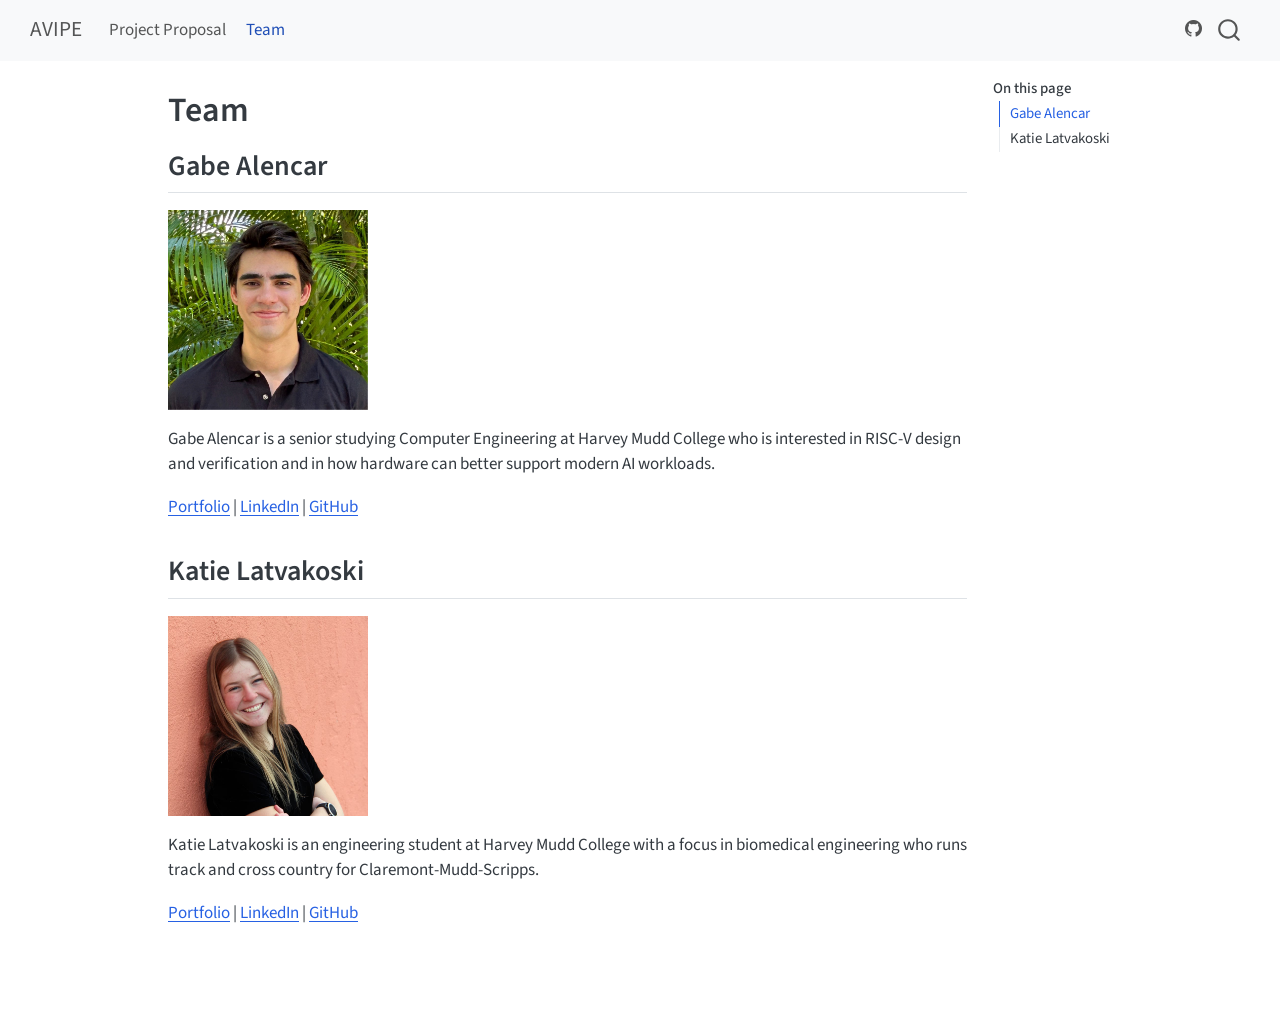
<file: team.html>
<!DOCTYPE html>
<html xmlns="http://www.w3.org/1999/xhtml" lang="en" xml:lang="en"><head>

<meta charset="utf-8">
<meta name="generator" content="quarto-1.10.19">

<meta name="viewport" content="width=device-width, initial-scale=1.0, user-scalable=yes">


<title>Team – AVIPE</title>
<style>
/* Default styles provided by pandoc.
** See https://pandoc.org/MANUAL.html#variables-for-html for config info.
*/
span.smallcaps{font-variant: small-caps;}
div.columns{display: flex; gap: 1.5em;}
div.column{flex: auto;}
@media screen {
div.columns{gap: min(4vw, 1.5em);}
div.column{overflow-x: auto;}
}
div.hanging-indent{margin-left: 1.5em; text-indent: -1.5em;}
ul.task-list{list-style: none;}
ul.task-list li input[type="checkbox"] {
  width: 0.8em;
  margin: 0 0.8em 0.2em -1em; /* quarto-specific, see https://github.com/quarto-dev/quarto-cli/issues/4556 */ 
  vertical-align: middle;
}
</style>


<script src="site_libs/quarto-nav/quarto-nav.js"></script>
<script src="site_libs/quarto-nav/headroom.min.js"></script>
<script src="site_libs/clipboard/clipboard.min.js"></script>
<script src="site_libs/quarto-search/autocomplete.umd.js"></script>
<script src="site_libs/quarto-search/fuse.min.js"></script>
<script src="site_libs/quarto-search/quarto-search.js"></script>
<meta name="quarto:offset" content="./">
<script src="site_libs/quarto-html/quarto.js" type="module"></script>
<script src="site_libs/quarto-html/tabsets/tabsets.js" type="module"></script>
<script src="site_libs/quarto-html/popper.min.js"></script>
<script src="site_libs/quarto-html/tippy.umd.min.js"></script>
<script src="site_libs/quarto-html/anchor.min.js"></script>
<link href="site_libs/quarto-html/tippy.css" rel="stylesheet">
<link href="site_libs/quarto-html/quarto-syntax-highlighting-bf27225e3a48a9273f3daa8f8e829971.css" rel="stylesheet" id="quarto-text-highlighting-styles">
<script src="site_libs/bootstrap/bootstrap.min.js"></script>
<link href="site_libs/bootstrap/bootstrap-icons.css" rel="stylesheet">
<link href="site_libs/bootstrap/bootstrap-935f9a09bf7adb275a83d33aba450be4.min.css" rel="stylesheet" append-hash="true" id="quarto-bootstrap" data-mode="light">
<script id="quarto-search-options" type="application/json">{
  "location": "navbar",
  "copy-button": false,
  "collapse-after": 3,
  "panel-placement": "end",
  "type": "overlay",
  "limit": 50,
  "keyboard-shortcut": [
    "f",
    "/",
    "s"
  ],
  "show-item-context": false,
  "language": {
    "search-no-results-text": "No results",
    "search-matching-documents-text": "matching documents",
    "search-copy-link-title": "Copy link to search",
    "search-hide-matches-text": "Hide additional matches",
    "search-more-match-text": "more match in this document",
    "search-more-matches-text": "more matches in this document",
    "search-clear-button-title": "Clear",
    "search-text-placeholder": "",
    "search-detached-cancel-button-title": "Cancel",
    "search-submit-button-title": "Submit",
    "search-label": "Search"
  }
}</script>


<link rel="stylesheet" href="styles.css">
</head>

<body class="nav-fixed quarto-light">

<div id="quarto-search-results"></div>
  <header id="quarto-header" class="headroom fixed-top">
    <nav class="navbar navbar-expand-lg " data-bs-theme="dark">
      <div class="navbar-container container-fluid">
      <div class="navbar-brand-container mx-auto">
    <a class="navbar-brand" href="./index.html">
    <span class="navbar-title">AVIPE</span>
    </a>
  </div>
            <div id="quarto-search" class="" title="Search"></div>
          <button class="navbar-toggler" type="button" data-bs-toggle="collapse" data-bs-target="#navbarCollapse" aria-controls="navbarCollapse" role="menu" aria-expanded="false" aria-label="Toggle navigation" onclick="if (window.quartoToggleHeadroom) { window.quartoToggleHeadroom(); }">
  <span class="navbar-toggler-icon"></span>
</button>
          <div class="collapse navbar-collapse" id="navbarCollapse">
            <ul class="navbar-nav navbar-nav-scroll me-auto">
  <li class="nav-item">
    <a class="nav-link" href="./proposal.html"> 
<span class="menu-text">Project Proposal</span></a>
  </li>  
  <li class="nav-item">
    <a class="nav-link active" href="./team.html" aria-current="page"> 
<span class="menu-text">Team</span></a>
  </li>  
</ul>
          </div> <!-- /navcollapse -->
            <div class="quarto-navbar-tools">
    <a href="https://github.com/GabeAlencar/AVIPEe155" title="" class="quarto-navigation-tool px-1" aria-label=""><i class="bi bi-github"></i></a>
</div>
      </div> <!-- /container-fluid -->
    </nav>
</header>
<!-- content -->
<div id="quarto-content" class="quarto-container page-columns page-rows-contents page-layout-article page-navbar">
<!-- sidebar -->
<!-- margin-sidebar -->
    <div id="quarto-margin-sidebar" class="sidebar margin-sidebar">
        <nav id="TOC" role="doc-toc" class="toc-active">
    <h2 id="toc-title">On this page</h2>
   
  <ul>
  <li><a href="#gabe-alencar" id="toc-gabe-alencar" class="nav-link active" data-scroll-target="#gabe-alencar">Gabe Alencar</a></li>
  <li><a href="#katie-latvakoski" id="toc-katie-latvakoski" class="nav-link" data-scroll-target="#katie-latvakoski">Katie Latvakoski</a></li>
  </ul>
</nav>
    </div>
<!-- main -->
<main class="content" id="quarto-document-content">

<header id="title-block-header" class="quarto-title-block default">
<div class="quarto-title">
<h1 class="title">Team</h1>
</div>



<div class="quarto-title-meta">

    
  
    
  </div>
  


</header>


<section id="gabe-alencar" class="level2">
<h2 class="anchored" data-anchor-id="gabe-alencar">Gabe Alencar</h2>
<p><img src="images/gabe-alencar.jpeg" class="img-fluid" alt="Headshot of Gabe Alencar" width="200"></p>
<p>Gabe Alencar is a senior studying Computer Engineering at Harvey Mudd College who is interested in RISC-V design and verification and in how hardware can better support modern AI workloads.</p>
<p><a href="https://gabealencar.github.io/hmc-e155-portfolio/">Portfolio</a> | <a href="https://www.linkedin.com/in/gabe-alencar/">LinkedIn</a> | <a href="https://github.com/gabealencar">GitHub</a></p>
</section>
<section id="katie-latvakoski" class="level2">
<h2 class="anchored" data-anchor-id="katie-latvakoski">Katie Latvakoski</h2>
<p><img src="images/katie-latvakoski.jpg" class="img-fluid" alt="Headshot of Katie Latvakoski" width="200"></p>
<p>Katie Latvakoski is an engineering student at Harvey Mudd College with a focus in biomedical engineering who runs track and cross country for Claremont-Mudd-Scripps.</p>
<p><a href="https://klatvakoski.github.io/E155_Website/">Portfolio</a> | <a href="https://www.linkedin.com/in/katie-latvakoski-920224378">LinkedIn</a> | <a href="https://github.com/klatvakoski">GitHub</a></p>


</section>

</main> <!-- /main -->
<script id="quarto-html-after-body" type="application/javascript">
  window.document.addEventListener("DOMContentLoaded", function (event) {
    const icon = "";
    const anchorJS = new window.AnchorJS();
    anchorJS.options = {
      placement: 'right',
      icon: icon
    };
    anchorJS.add('.anchored');
    const isCodeAnnotation = (el) => {
      for (const clz of el.classList) {
        if (clz.startsWith('code-annotation-')) {                     
          return true;
        }
      }
      return false;
    }
    const onCopySuccess = function(e) {
      // button target
      const button = e.trigger;
      // don't keep focus
      button.blur();
      // flash "checked"
      button.classList.add('code-copy-button-checked');
      var currentTitle = button.getAttribute("title");
      button.setAttribute("title", "Copied!");
      let tooltip;
      if (window.bootstrap) {
        button.setAttribute("data-bs-toggle", "tooltip");
        button.setAttribute("data-bs-placement", "left");
        button.setAttribute("data-bs-title", "Copied!");
        tooltip = new bootstrap.Tooltip(button, 
          { trigger: "manual", 
            customClass: "code-copy-button-tooltip",
            offset: [0, -8]});
        tooltip.show();    
      }
      setTimeout(function() {
        if (tooltip) {
          tooltip.hide();
          button.removeAttribute("data-bs-title");
          button.removeAttribute("data-bs-toggle");
          button.removeAttribute("data-bs-placement");
        }
        button.setAttribute("title", currentTitle);
        button.classList.remove('code-copy-button-checked');
      }, 1000);
      // clear code selection
      e.clearSelection();
    }
    const getTextToCopy = function(trigger) {
      const outerScaffold = trigger.parentElement.cloneNode(true);
      const codeEl = outerScaffold.querySelector('code');
      for (const childEl of codeEl.children) {
        if (isCodeAnnotation(childEl)) {
          childEl.remove();
        }
      }
      return codeEl.innerText;
    }
    const clipboard = new window.ClipboardJS('.code-copy-button:not([data-in-quarto-modal])', {
      text: getTextToCopy
    });
    clipboard.on('success', onCopySuccess);
    if (window.document.getElementById('quarto-embedded-source-code-modal')) {
      const clipboardModal = new window.ClipboardJS('.code-copy-button[data-in-quarto-modal]', {
        text: getTextToCopy,
        container: window.document.getElementById('quarto-embedded-source-code-modal')
      });
      clipboardModal.on('success', onCopySuccess);
    }
      var localhostRegex = new RegExp(/^(?:http|https):\/\/localhost\:?[0-9]*\//);
      var mailtoRegex = new RegExp(/^mailto:/);
        var filterRegex = new RegExp("https:\/\/gabealencar\.github\.io\/AVIPEe155\/");
      var isInternal = (href) => {
          return filterRegex.test(href) || localhostRegex.test(href) || mailtoRegex.test(href);
      }
      // Inspect non-navigation links and adorn them if external
     var links = window.document.querySelectorAll('a[href]:not(.nav-link):not(.navbar-brand):not(.toc-action):not(.sidebar-link):not(.sidebar-item-toggle):not(.pagination-link):not(.no-external):not([aria-hidden]):not(.dropdown-item):not(.quarto-navigation-tool):not(.about-link)');
      for (var i=0; i<links.length; i++) {
        const link = links[i];
        if (!isInternal(link.href)) {
          // undo the damage that might have been done by quarto-nav.js in the case of
          // links that we want to consider external
          if (link.dataset.originalHref !== undefined) {
            link.href = link.dataset.originalHref;
          }
        }
      }
    function tippyHover(el, contentFn, onTriggerFn, onUntriggerFn) {
      const config = {
        allowHTML: true,
        maxWidth: 500,
        delay: 100,
        arrow: false,
        appendTo: function(el) {
            return el.parentElement;
        },
        interactive: true,
        interactiveBorder: 10,
        theme: 'quarto',
        placement: 'bottom-start',
      };
      if (contentFn) {
        config.content = contentFn;
      }
      if (onTriggerFn) {
        config.onTrigger = onTriggerFn;
      }
      if (onUntriggerFn) {
        config.onUntrigger = onUntriggerFn;
      }
      window.tippy(el, config); 
    }
    const noterefs = window.document.querySelectorAll('a[role="doc-noteref"]');
    for (var i=0; i<noterefs.length; i++) {
      const ref = noterefs[i];
      tippyHover(ref, function() {
        // use id or data attribute instead here
        let href = ref.getAttribute('data-footnote-href') || ref.getAttribute('href');
        try { href = new URL(href).hash; } catch {}
        const id = href.replace(/^#\/?/, "");
        const note = window.document.getElementById(id);
        if (note) {
          return note.innerHTML;
        } else {
          return "";
        }
      });
    }
    const xrefs = window.document.querySelectorAll('a.quarto-xref');
    const processXRef = (id, note) => {
      // Strip column container classes
      const stripColumnClz = (el) => {
        el.classList.remove("page-full", "page-columns");
        if (el.children) {
          for (const child of el.children) {
            stripColumnClz(child);
          }
        }
      }
      stripColumnClz(note)
      if (id === null || id.startsWith('sec-')) {
        // Special case sections, only their first couple elements
        const container = document.createElement("div");
        if (note.children && note.children.length > 2) {
          container.appendChild(note.children[0].cloneNode(true));
          for (let i = 1; i < note.children.length; i++) {
            const child = note.children[i];
            if (child.tagName === "P" && child.innerText === "") {
              continue;
            } else {
              container.appendChild(child.cloneNode(true));
              break;
            }
          }
          if (window.Quarto?.typesetMath) {
            window.Quarto.typesetMath(container);
          }
          return container.innerHTML
        } else {
          if (window.Quarto?.typesetMath) {
            window.Quarto.typesetMath(note);
          }
          return note.innerHTML;
        }
      } else {
        // Remove any anchor links if they are present
        const anchorLink = note.querySelector('a.anchorjs-link');
        if (anchorLink) {
          anchorLink.remove();
        }
        if (window.Quarto?.typesetMath) {
          window.Quarto.typesetMath(note);
        }
        if (note.classList.contains("callout")) {
          return note.outerHTML;
        } else {
          return note.innerHTML;
        }
      }
    }
    for (var i=0; i<xrefs.length; i++) {
      const xref = xrefs[i];
      tippyHover(xref, undefined, function(instance) {
        instance.disable();
        let url = xref.getAttribute('href');
        let hash = undefined; 
        if (url.startsWith('#')) {
          hash = url;
        } else {
          try { hash = new URL(url).hash; } catch {}
        }
        if (hash) {
          const id = hash.replace(/^#\/?/, "");
          const note = window.document.getElementById(id);
          if (note !== null) {
            try {
              const html = processXRef(id, note.cloneNode(true));
              instance.setContent(html);
            } finally {
              instance.enable();
              instance.show();
            }
          } else {
            // See if we can fetch this
            fetch(url.split('#')[0])
            .then(res => res.text())
            .then(html => {
              const parser = new DOMParser();
              const htmlDoc = parser.parseFromString(html, "text/html");
              const note = htmlDoc.getElementById(id);
              if (note !== null) {
                const html = processXRef(id, note);
                instance.setContent(html);
              } 
            }).finally(() => {
              instance.enable();
              instance.show();
            });
          }
        } else {
          // See if we can fetch a full url (with no hash to target)
          // This is a special case and we should probably do some content thinning / targeting
          fetch(url)
          .then(res => res.text())
          .then(html => {
            const parser = new DOMParser();
            const htmlDoc = parser.parseFromString(html, "text/html");
            const note = htmlDoc.querySelector('main.content');
            if (note !== null) {
              // This should only happen for chapter cross references
              // (since there is no id in the URL)
              // remove the first header
              if (note.children.length > 0 && note.children[0].tagName === "HEADER") {
                note.children[0].remove();
              }
              const html = processXRef(null, note);
              instance.setContent(html);
            } 
          }).finally(() => {
            instance.enable();
            instance.show();
          });
        }
      }, function(instance) {
      });
    }
        let selectedAnnoteEl;
        const selectorForAnnotation = ( cell, annotation) => {
          let cellAttr = 'data-code-cell="' + cell + '"';
          let lineAttr = 'data-code-annotation="' +  annotation + '"';
          const selector = 'span[' + cellAttr + '][' + lineAttr + ']';
          return selector;
        }
        const selectCodeLines = (annoteEl) => {
          const doc = window.document;
          const targetCell = annoteEl.getAttribute("data-target-cell");
          const targetAnnotation = annoteEl.getAttribute("data-target-annotation");
          const annoteSpan = window.document.querySelector(selectorForAnnotation(targetCell, targetAnnotation));
          const lines = annoteSpan.getAttribute("data-code-lines").split(",");
          const lineIds = lines.map((line) => {
            return targetCell + "-" + line;
          })
          let top = null;
          let height = null;
          let parent = null;
          if (lineIds.length > 0) {
              //compute the position of the single el (top and bottom and make a div)
              const el = window.document.getElementById(lineIds[0]);
              top = el.offsetTop;
              height = el.offsetHeight;
              parent = el.parentElement.parentElement;
            if (lineIds.length > 1) {
              const lastEl = window.document.getElementById(lineIds[lineIds.length - 1]);
              const bottom = lastEl.offsetTop + lastEl.offsetHeight;
              height = bottom - top;
            }
            if (top !== null && height !== null && parent !== null) {
              // cook up a div (if necessary) and position it 
              let div = window.document.getElementById("code-annotation-line-highlight");
              if (div === null) {
                div = window.document.createElement("div");
                div.setAttribute("id", "code-annotation-line-highlight");
                div.style.position = 'absolute';
                parent.appendChild(div);
              }
              div.style.top = top - 2 + "px";
              div.style.height = height + 4 + "px";
              div.style.left = 0;
              let gutterDiv = window.document.getElementById("code-annotation-line-highlight-gutter");
              if (gutterDiv === null) {
                gutterDiv = window.document.createElement("div");
                gutterDiv.setAttribute("id", "code-annotation-line-highlight-gutter");
                gutterDiv.style.position = 'absolute';
                const codeCell = window.document.getElementById(targetCell);
                const gutter = codeCell.querySelector('.code-annotation-gutter');
                gutter.appendChild(gutterDiv);
              }
              gutterDiv.style.top = top - 2 + "px";
              gutterDiv.style.height = height + 4 + "px";
            }
            selectedAnnoteEl = annoteEl;
          }
        };
        const unselectCodeLines = () => {
          const elementsIds = ["code-annotation-line-highlight", "code-annotation-line-highlight-gutter"];
          elementsIds.forEach((elId) => {
            const div = window.document.getElementById(elId);
            if (div) {
              div.remove();
            }
          });
          selectedAnnoteEl = undefined;
        };
          // Handle positioning of the toggle
      window.addEventListener(
        "resize",
        throttle(() => {
          elRect = undefined;
          if (selectedAnnoteEl) {
            selectCodeLines(selectedAnnoteEl);
          }
        }, 10)
      );
      function throttle(fn, ms) {
      let throttle = false;
      let timer;
        return (...args) => {
          if(!throttle) { // first call gets through
              fn.apply(this, args);
              throttle = true;
          } else { // all the others get throttled
              if(timer) clearTimeout(timer); // cancel #2
              timer = setTimeout(() => {
                fn.apply(this, args);
                timer = throttle = false;
              }, ms);
          }
        };
      }
        // Attach click handler to the DT
        const annoteDls = window.document.querySelectorAll('dt[data-target-cell]');
        for (const annoteDlNode of annoteDls) {
          annoteDlNode.addEventListener('click', (event) => {
            const clickedEl = event.target;
            if (clickedEl !== selectedAnnoteEl) {
              unselectCodeLines();
              const activeEl = window.document.querySelector('dt[data-target-cell].code-annotation-active');
              if (activeEl) {
                activeEl.classList.remove('code-annotation-active');
              }
              selectCodeLines(clickedEl);
              clickedEl.classList.add('code-annotation-active');
            } else {
              // Unselect the line
              unselectCodeLines();
              clickedEl.classList.remove('code-annotation-active');
            }
          });
        }
    const findCites = (el) => {
      const parentEl = el.parentElement;
      if (parentEl) {
        const cites = parentEl.dataset.cites;
        if (cites) {
          return {
            el,
            cites: cites.split(' ')
          };
        } else {
          return findCites(el.parentElement)
        }
      } else {
        return undefined;
      }
    };
    var bibliorefs = window.document.querySelectorAll('a[role="doc-biblioref"]');
    for (var i=0; i<bibliorefs.length; i++) {
      const ref = bibliorefs[i];
      const citeInfo = findCites(ref);
      if (citeInfo) {
        tippyHover(citeInfo.el, function() {
          var popup = window.document.createElement('div');
          citeInfo.cites.forEach(function(cite) {
            var citeDiv = window.document.createElement('div');
            citeDiv.classList.add('hanging-indent');
            citeDiv.classList.add('csl-entry');
            var biblioDiv = window.document.getElementById('ref-' + cite);
            if (biblioDiv) {
              citeDiv.innerHTML = biblioDiv.innerHTML;
            }
            popup.appendChild(citeDiv);
          });
          return popup.innerHTML;
        });
      }
    }
  });
  </script>
</div> <!-- /content -->




</body></html>
</file>
<file: site_libs/quarto-html/tippy.css>
.tippy-box[data-animation=fade][data-state=hidden]{opacity:0}[data-tippy-root]{max-width:calc(100vw - 10px)}.tippy-box{position:relative;background-color:#333;color:#fff;border-radius:4px;font-size:14px;line-height:1.4;white-space:normal;outline:0;transition-property:transform,visibility,opacity}.tippy-box[data-placement^=top]>.tippy-arrow{bottom:0}.tippy-box[data-placement^=top]>.tippy-arrow:before{bottom:-7px;left:0;border-width:8px 8px 0;border-top-color:initial;transform-origin:center top}.tippy-box[data-placement^=bottom]>.tippy-arrow{top:0}.tippy-box[data-placement^=bottom]>.tippy-arrow:before{top:-7px;left:0;border-width:0 8px 8px;border-bottom-color:initial;transform-origin:center bottom}.tippy-box[data-placement^=left]>.tippy-arrow{right:0}.tippy-box[data-placement^=left]>.tippy-arrow:before{border-width:8px 0 8px 8px;border-left-color:initial;right:-7px;transform-origin:center left}.tippy-box[data-placement^=right]>.tippy-arrow{left:0}.tippy-box[data-placement^=right]>.tippy-arrow:before{left:-7px;border-width:8px 8px 8px 0;border-right-color:initial;transform-origin:center right}.tippy-box[data-inertia][data-state=visible]{transition-timing-function:cubic-bezier(.54,1.5,.38,1.11)}.tippy-arrow{width:16px;height:16px;color:#333}.tippy-arrow:before{content:"";position:absolute;border-color:transparent;border-style:solid}.tippy-content{position:relative;padding:5px 9px;z-index:1}
</file>
<file: site_libs/quarto-html/quarto-syntax-highlighting-bf27225e3a48a9273f3daa8f8e829971.css>
/* quarto syntax highlight colors */
:root {
  --quarto-hl-ot-color: #003B4F;
  --quarto-hl-at-color: #657422;
  --quarto-hl-ss-color: #20794D;
  --quarto-hl-an-color: #5E5E5E;
  --quarto-hl-fu-color: #4758AB;
  --quarto-hl-st-color: #20794D;
  --quarto-hl-cf-color: #003B4F;
  --quarto-hl-op-color: #5E5E5E;
  --quarto-hl-er-color: #AD0000;
  --quarto-hl-bn-color: #AD0000;
  --quarto-hl-al-color: #AD0000;
  --quarto-hl-va-color: #111111;
  --quarto-hl-bu-color: inherit;
  --quarto-hl-ex-color: inherit;
  --quarto-hl-pp-color: #AD0000;
  --quarto-hl-in-color: #5E5E5E;
  --quarto-hl-vs-color: #20794D;
  --quarto-hl-wa-color: #5E5E5E;
  --quarto-hl-do-color: #5E5E5E;
  --quarto-hl-im-color: #00769E;
  --quarto-hl-ch-color: #20794D;
  --quarto-hl-dt-color: #AD0000;
  --quarto-hl-fl-color: #AD0000;
  --quarto-hl-co-color: #5E5E5E;
  --quarto-hl-cv-color: #5E5E5E;
  --quarto-hl-cn-color: #8f5902;
  --quarto-hl-sc-color: #5E5E5E;
  --quarto-hl-dv-color: #AD0000;
  --quarto-hl-kw-color: #003B4F;
}

/* other quarto variables */
:root {
  --quarto-font-monospace: SFMono-Regular, Menlo, Monaco, Consolas, "Liberation Mono", "Courier New", monospace;
}

/* syntax highlight based on Pandoc's rules */
pre > code.sourceCode > span {
  color: #003B4F;
}

code.sourceCode > span {
  color: #003B4F;
}

div.sourceCode,
div.sourceCode pre.sourceCode {
  color: #003B4F;
}

/* Normal */
code span {
  color: #003B4F;
}

/* Alert */
code span.al {
  color: #AD0000;
  font-style: inherit;
}

/* Annotation */
code span.an {
  color: #5E5E5E;
  font-style: inherit;
}

/* Attribute */
code span.at {
  color: #657422;
  font-style: inherit;
}

/* BaseN */
code span.bn {
  color: #AD0000;
  font-style: inherit;
}

/* BuiltIn */
code span.bu {
  font-style: inherit;
}

/* ControlFlow */
code span.cf {
  color: #003B4F;
  font-weight: bold;
  font-style: inherit;
}

/* Char */
code span.ch {
  color: #20794D;
  font-style: inherit;
}

/* Constant */
code span.cn {
  color: #8f5902;
  font-style: inherit;
}

/* Comment */
code span.co {
  color: #5E5E5E;
  font-style: inherit;
}

/* CommentVar */
code span.cv {
  color: #5E5E5E;
  font-style: italic;
}

/* Documentation */
code span.do {
  color: #5E5E5E;
  font-style: italic;
}

/* DataType */
code span.dt {
  color: #AD0000;
  font-style: inherit;
}

/* DecVal */
code span.dv {
  color: #AD0000;
  font-style: inherit;
}

/* Error */
code span.er {
  color: #AD0000;
  font-style: inherit;
}

/* Extension */
code span.ex {
  font-style: inherit;
}

/* Float */
code span.fl {
  color: #AD0000;
  font-style: inherit;
}

/* Function */
code span.fu {
  color: #4758AB;
  font-style: inherit;
}

/* Import */
code span.im {
  color: #00769E;
  font-style: inherit;
}

/* Information */
code span.in {
  color: #5E5E5E;
  font-style: inherit;
}

/* Keyword */
code span.kw {
  color: #003B4F;
  font-weight: bold;
  font-style: inherit;
}

/* Operator */
code span.op {
  color: #5E5E5E;
  font-style: inherit;
}

/* Other */
code span.ot {
  color: #003B4F;
  font-style: inherit;
}

/* Preprocessor */
code span.pp {
  color: #AD0000;
  font-style: inherit;
}

/* SpecialChar */
code span.sc {
  color: #5E5E5E;
  font-style: inherit;
}

/* SpecialString */
code span.ss {
  color: #20794D;
  font-style: inherit;
}

/* String */
code span.st {
  color: #20794D;
  font-style: inherit;
}

/* Variable */
code span.va {
  color: #111111;
  font-style: inherit;
}

/* VerbatimString */
code span.vs {
  color: #20794D;
  font-style: inherit;
}

/* Warning */
code span.wa {
  color: #5E5E5E;
  font-style: italic;
}

.prevent-inlining {
  content: "</";
}

/*# sourceMappingURL=8be38f48d34c45af72792cbd699585e7.css.map */
</file>
<file: styles.css>
/* css styles */
</file>
